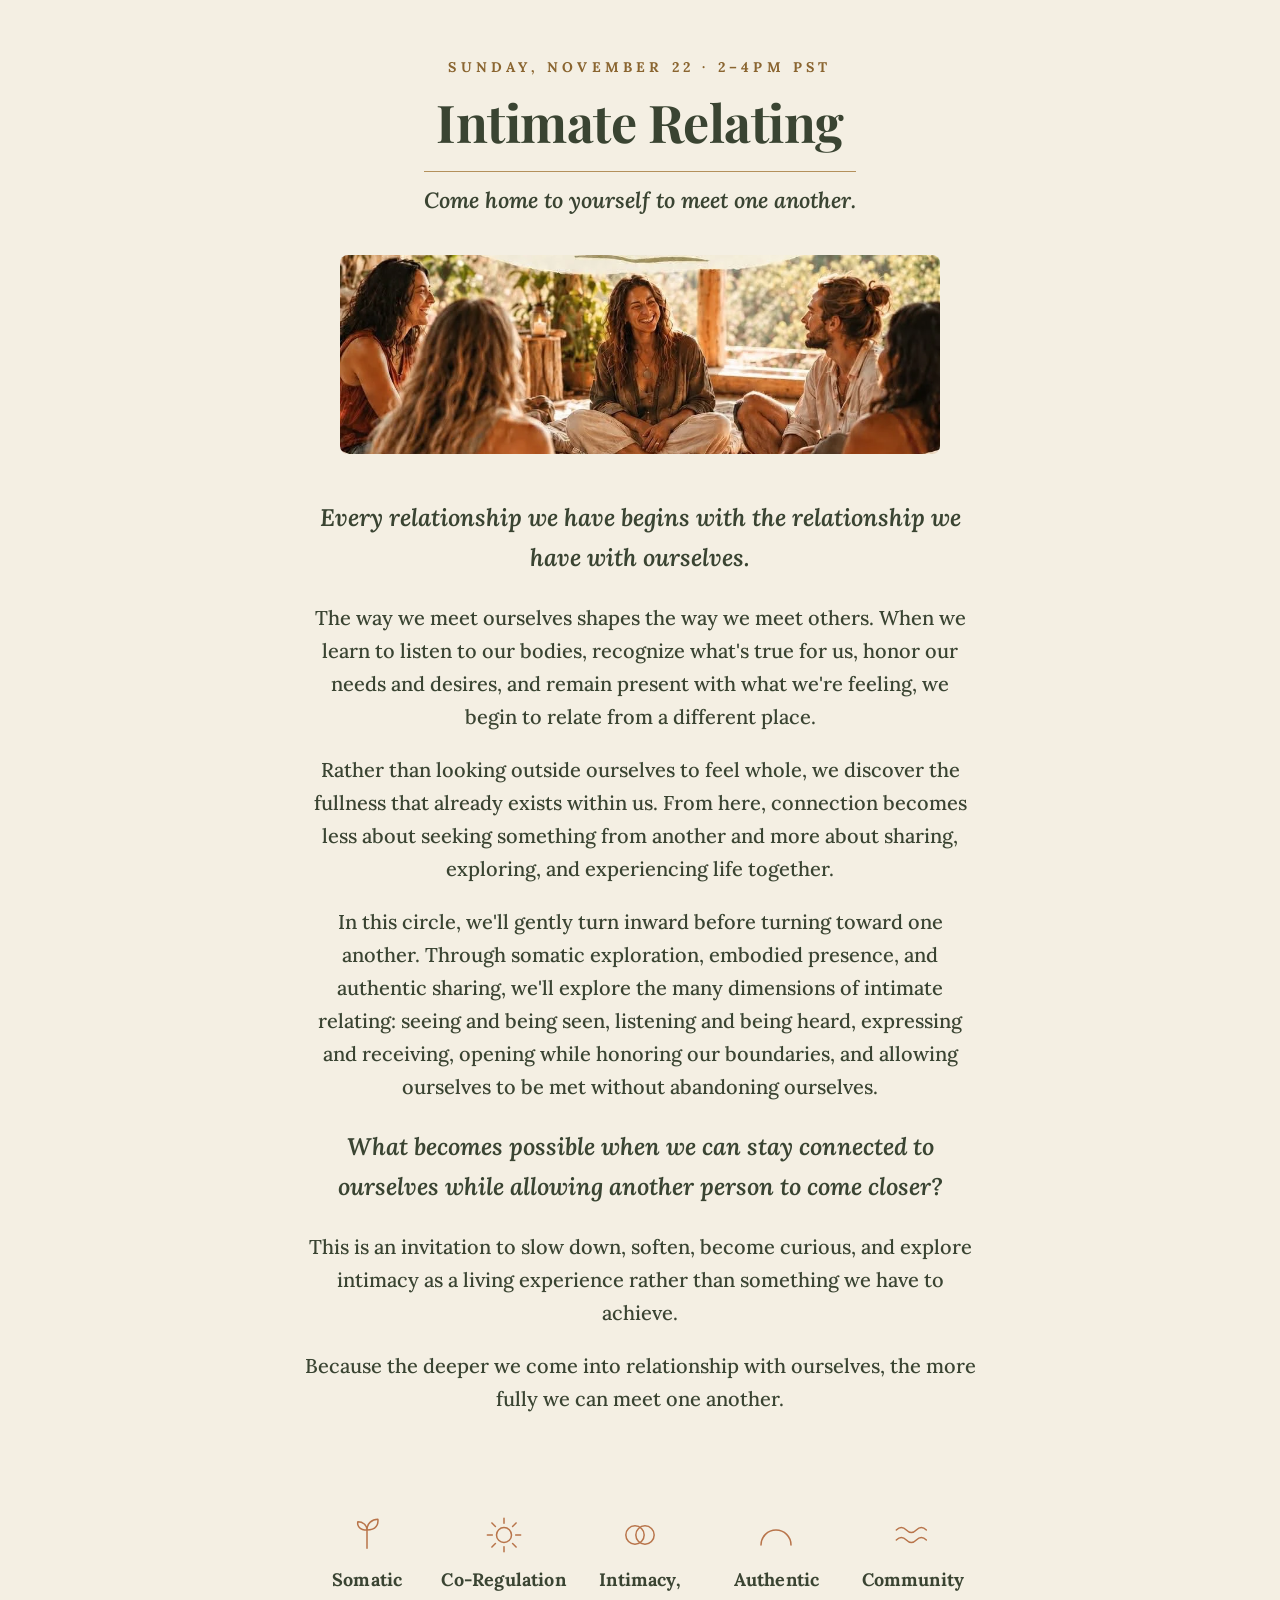
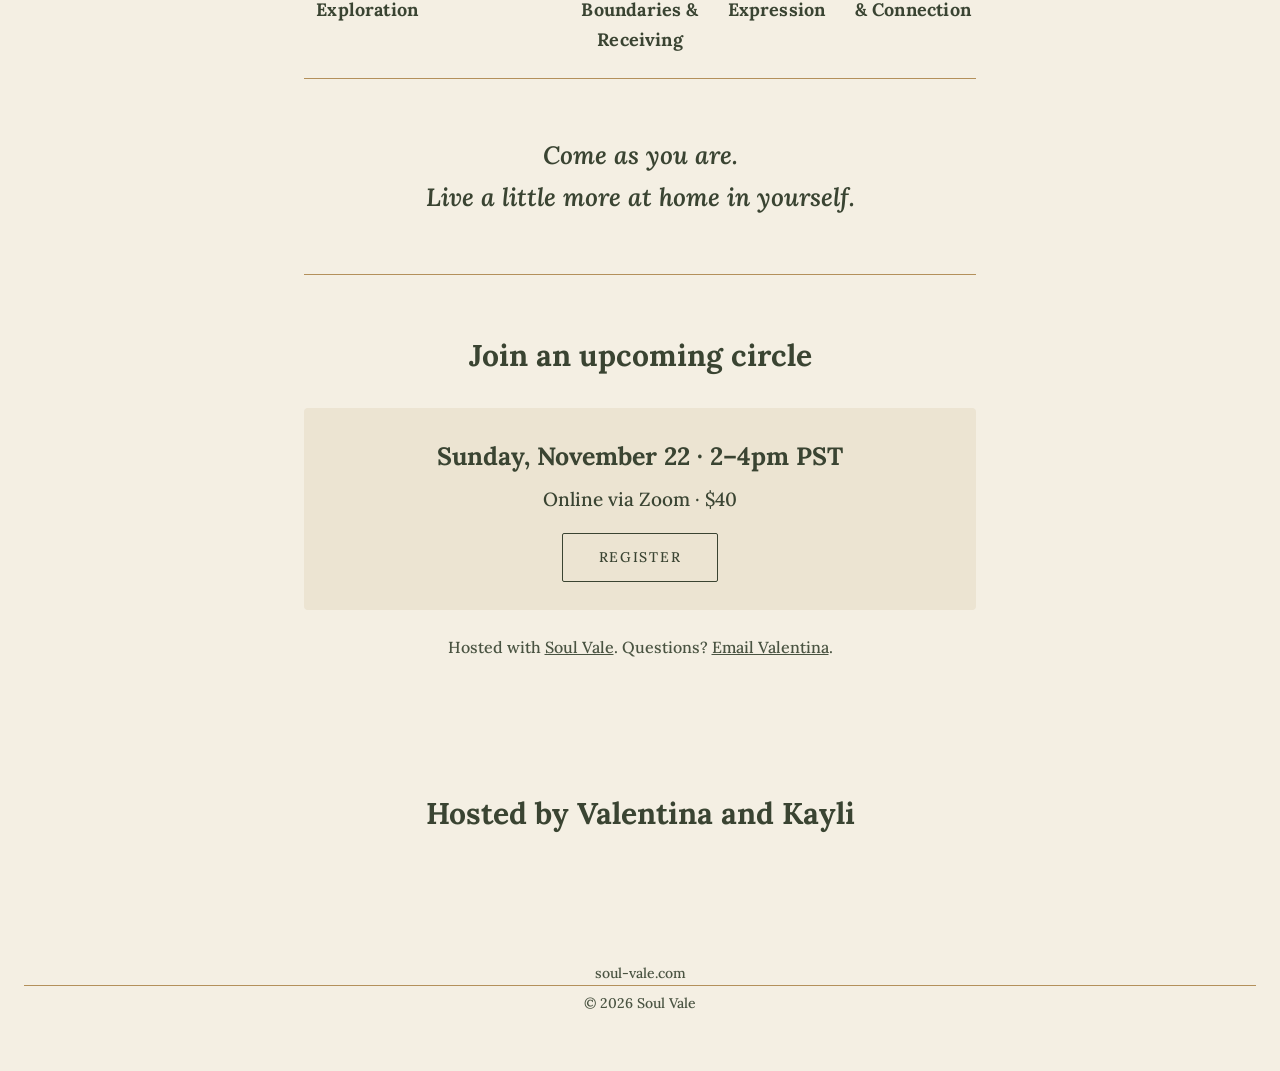
<file: index.html>
<!doctype html>
<html lang="en">
<head>
<meta charset="utf-8">
<meta name="viewport" content="width=device-width, initial-scale=1">
<title>Intimate Relating — Soul Vale</title>
<meta name="description" content="Intimate Relating with Valentina &amp; Kayli — come home to yourself to meet one another. Join an upcoming circle.">
<link rel="canonical" href="https://circles.soul-vale.com/">
<meta property="og:type" content="website">
<meta property="og:url" content="https://circles.soul-vale.com/">
<meta property="og:title" content="Intimate Relating — Soul Vale">
<meta property="og:description" content="Intimate Relating with Valentina &amp; Kayli — come home to yourself to meet one another. Join an upcoming circle.">
<meta property="og:image" content="https://circles.soul-vale.com/assets/og-preview.jpg">
<meta property="og:image:width" content="1024">
<meta property="og:image:height" content="338">
<meta name="twitter:card" content="summary_large_image">
<meta name="twitter:title" content="Intimate Relating — Soul Vale">
<meta name="twitter:description" content="Intimate Relating with Valentina &amp; Kayli — come home to yourself to meet one another. Join an upcoming circle.">
<meta name="twitter:image" content="https://circles.soul-vale.com/assets/og-preview.jpg">
<link rel="preconnect" href="https://fonts.googleapis.com">
<link rel="preconnect" href="https://fonts.gstatic.com" crossorigin>
<link href="https://fonts.googleapis.com/css2?family=Lora:ital,wght@0,400;0,500;0,600;0,700;1,500;1,600&family=Playfair+Display:wght@600;700&display=swap" rel="stylesheet">
<link rel="stylesheet" href="styles.css">
</head>
<body>

<main>

  <!-- HERO -->
  <section class="hero">
    <p class="eyebrow">Sunday, November 22 &middot; 2&ndash;4pm PST</p>
    <h1 class="script">Intimate Relating</h1>
    <p class="subtitle">Come home to yourself to meet one another.</p>
  </section>

  <div class="hero-photo">
    <img src="assets/circle-photo.webp" alt="A small circle of people sitting together, smiling and connecting." width="1024" height="380" loading="eager">
  </div>

  <!-- INTRO -->
  <section class="intro">
    <p class="lede">Every relationship we have begins with the relationship we have with ourselves.</p>
    <p>The way we meet ourselves shapes the way we meet others. When we learn to listen to our bodies, recognize what's true for us, honor our needs and desires, and remain present with what we're feeling, we begin to relate from a different place.</p>
    <p>Rather than looking outside ourselves to feel whole, we discover the fullness that already exists within us. From here, connection becomes less about seeking something from another and more about sharing, exploring, and experiencing life together.</p>
    <p>In this circle, we'll gently turn inward before turning toward one another. Through somatic exploration, embodied presence, and authentic sharing, we'll explore the many dimensions of intimate relating: seeing and being seen, listening and being heard, expressing and receiving, opening while honoring our boundaries, and allowing ourselves to be met without abandoning ourselves.</p>
    <p class="lede">What becomes possible when we can stay connected to ourselves while allowing another person to come closer?</p>
    <p>This is an invitation to slow down, soften, become curious, and explore intimacy as a living experience rather than something we have to achieve.</p>
    <p>Because the deeper we come into relationship with ourselves, the more fully we can meet one another.</p>
  </section>

  <!-- PILLARS -->
  <section class="pillars">
    <div class="pillar">
      <svg viewBox="0 0 48 48" aria-hidden="true"><path d="M24 40V18M24 18c0-8 6-13 13-13 1 6-2 13-13 13Zm0 0c0-6-5-10-11-10-1 5 2 10 11 10Z"/></svg>
      <span>Somatic<br>Exploration</span>
    </div>
    <div class="pillar">
      <svg viewBox="0 0 48 48" aria-hidden="true"><circle cx="24" cy="24" r="9"/><path d="M24 4v6M24 38v6M4 24h6M38 24h6M9.5 9.5l4.2 4.2M34.3 34.3l4.2 4.2M9.5 38.5l4.2-4.2M34.3 13.7l4.2-4.2"/></svg>
      <span>Co-Regulation</span>
    </div>
    <div class="pillar">
      <svg viewBox="0 0 48 48" aria-hidden="true"><circle cx="18" cy="24" r="11"/><circle cx="30" cy="24" r="11"/></svg>
      <span>Intimacy,<br>Boundaries &amp; Receiving</span>
    </div>
    <div class="pillar">
      <svg viewBox="0 0 48 48" aria-hidden="true"><path d="M6 36a18 18 0 0 1 36 0" fill="none"/></svg>
      <span>Authentic<br>Expression</span>
    </div>
    <div class="pillar">
      <svg viewBox="0 0 48 48" aria-hidden="true"><path d="M4 18c4-4 8-4 12 0s8 4 12 0 8-4 12 0M4 30c4-4 8-4 12 0s8 4 12 0 8-4 12 0"/></svg>
      <span>Community<br>&amp; Connection</span>
    </div>
  </section>

  <!-- QUOTE -->
  <section class="quote">
    <p>Come as you are.<br>
    Live a little more at home in yourself.</p>
  </section>

  <!-- UPCOMING CIRCLES -->
  <section class="circles" id="join">
    <h2>Join an upcoming circle</h2>

    <!--
      TO ADD A NEW DATE: copy one .circle-card block and edit the date/time/price/link.
      TO REMOVE A PAST DATE: delete its .circle-card block.
      Just tell Claude the new date/time/price and this gets updated for you.
    -->
    <div class="circle-card">
      <p class="circle-date">Sunday, November 22 &middot; 2&ndash;4pm PST</p>
      <p class="circle-meta">Online via Zoom &middot; $40</p>
      <a class="btn" href="https://tidycal.com/valentinamarulli0/somatic-circling" target="_blank" rel="noopener">Register</a>
    </div>

    <p class="circles-note">Hosted with <a href="https://soul-vale.com">Soul Vale</a>. Questions? <a href="mailto:valentinamarulli0@gmail.com">Email Valentina</a>.</p>
  </section>

  <!-- HOSTS -->
  <section class="hosts">
    <h2>Hosted by Valentina and Kayli</h2>
  </section>

</main>

<footer class="site-footer">
  <a href="https://soul-vale.com">soul-vale.com</a>
  <span>&copy; <span id="year"></span> Soul Vale</span>
</footer>

<script>document.getElementById('year').textContent = new Date().getFullYear();</script>
</body>
</html>
</file>
<file: styles.css>
:root {
  --cream: #f4efe3;
  --cream-deep: #ece4d2;
  --forest: #3a4432;
  --forest-soft: #495341;
  --gold: #b3905b;
  --gold-deep: #8a6530;
  --terracotta: #b8744a;
  --max: 720px;
}

* { box-sizing: border-box; }

html { background: var(--cream); }

body {
  margin: 0;
  background: var(--cream);
  color: var(--forest);
  font-family: 'Lora', Georgia, serif;
  font-weight: 500;
  font-size: 20px;
  line-height: 1.65;
  -webkit-font-smoothing: antialiased;
}

a { color: inherit; }

.compare-link {
  text-align: center;
  margin: 0;
  padding: 10px;
  font-size: 13px;
  letter-spacing: 0.02em;
  background: var(--cream-deep);
  color: var(--forest);
}
.compare-link a { text-decoration: underline; }

.site-header {
  padding: 28px 24px 0;
  text-align: center;
}
.wordmark {
  text-decoration: none;
  letter-spacing: 0.28em;
  text-transform: uppercase;
  font-size: 13px;
  font-weight: 700;
  color: var(--forest);
}

main { max-width: var(--max); margin: 0 auto; padding: 0 24px; }

section { padding: 56px 0; text-align: center; }

.hero { padding-top: 56px; padding-bottom: 28px; }
.eyebrow {
  letter-spacing: 0.3em;
  text-transform: uppercase;
  font-size: 14px;
  font-weight: 700;
  color: var(--gold-deep);
  margin: 0 0 12px;
}
h1.script {
  font-family: 'Playfair Display', 'Cormorant Garamond', Georgia, serif;
  font-weight: 700;
  font-size: 52px;
  line-height: 1.2;
  letter-spacing: -0.01em;
  margin: 0 0 18px;
  color: var(--forest);
}
.subtitle {
  font-style: italic;
  font-size: 22px;
  font-weight: 600;
  color: var(--forest);
  margin: 0;
  border-top: 1px solid var(--gold);
  display: inline-block;
  padding-top: 10px;
}

.hero-photo {
  max-width: 600px;
  margin: 8px auto 0;
  aspect-ratio: 1024 / 340;
  overflow: hidden;
  border-radius: 8px;
}
.hero-photo img {
  width: 100%;
  height: 100%;
  object-fit: cover;
  object-position: 50% 30.1%;
  display: block;
}

.intro { padding-top: 20px; }
.intro .lede { font-size: 24px; font-style: italic; color: var(--forest); font-weight: 600; }
.intro p:not(.lede) { font-size: 20px; color: var(--forest); font-weight: 500; }

.pillars {
  display: flex;
  flex-wrap: nowrap;
  justify-content: space-between;
  align-items: flex-start;
  gap: 10px;
  padding-top: 24px;
  padding-bottom: 24px;
}
.pillar {
  flex: 1 1 0;
  min-width: 0;
  display: flex;
  flex-direction: column;
  align-items: center;
  gap: 10px;
}
.pillar svg {
  width: 34px; height: 34px;
  fill: none;
  stroke: var(--terracotta);
  stroke-width: 1.8;
  stroke-linecap: round;
  stroke-linejoin: round;
}
.pillar span {
  font-size: 16px;
  font-weight: 700;
  letter-spacing: 0.01em;
  color: var(--forest);
}

@media (min-width: 560px) {
  .pillar span { font-size: 18px; }
  .pillar svg { width: 40px; height: 40px; }
}

@media (max-width: 480px) {
  .pillars {
    flex-wrap: wrap;
    justify-content: center;
    row-gap: 28px;
    column-gap: 16px;
  }
  .pillar {
    flex: 1 1 27%;
    max-width: 33%;
  }
  .pillar svg { width: 30px; height: 30px; }
  .pillar span { font-size: 14px; }
}

.quote {
  border-top: 1px solid var(--gold);
  border-bottom: 1px solid var(--gold);
}
.quote p {
  font-style: italic;
  font-size: 25px;
  font-weight: 600;
  margin: 0;
  color: var(--forest);
}

.circles h2, .hosts h2 {
  font-family: 'Lora', serif;
  font-weight: 700;
  font-size: 30px;
  margin: 0 0 28px;
}

.circle-card {
  background: var(--cream-deep);
  border-radius: 4px;
  padding: 28px 24px;
  margin: 0 0 20px;
}
.circle-date { font-size: 25px; font-weight: 700; margin: 0 0 6px; }
.circle-meta { margin: 0 0 18px; color: var(--forest); font-size: 19px; font-weight: 500; }

.btn {
  display: inline-block;
  text-decoration: none;
  border: 1px solid var(--forest);
  padding: 12px 36px;
  letter-spacing: 0.12em;
  text-transform: uppercase;
  font-size: 14px;
  border-radius: 2px;
  transition: background .15s ease, color .15s ease;
}
.btn:hover { background: var(--forest); color: var(--cream); }

.circles-note { font-size: 16px; color: var(--forest-soft); margin-top: 24px; }
.circles-note a { text-decoration: underline; }

.hosts p { font-size: 20px; color: var(--forest); max-width: 580px; margin: 0 auto; }

.site-footer {
  text-align: center;
  padding: 40px 24px 56px;
  font-size: 14px;
  color: var(--forest-soft);
  display: flex;
  flex-direction: column;
  gap: 6px;
}
.site-footer a { text-decoration: none; border-bottom: 1px solid var(--gold); }

@media (max-width: 480px) {
  h1.script { font-size: 36px; }
  body { font-size: 19px; }
}
</file>
